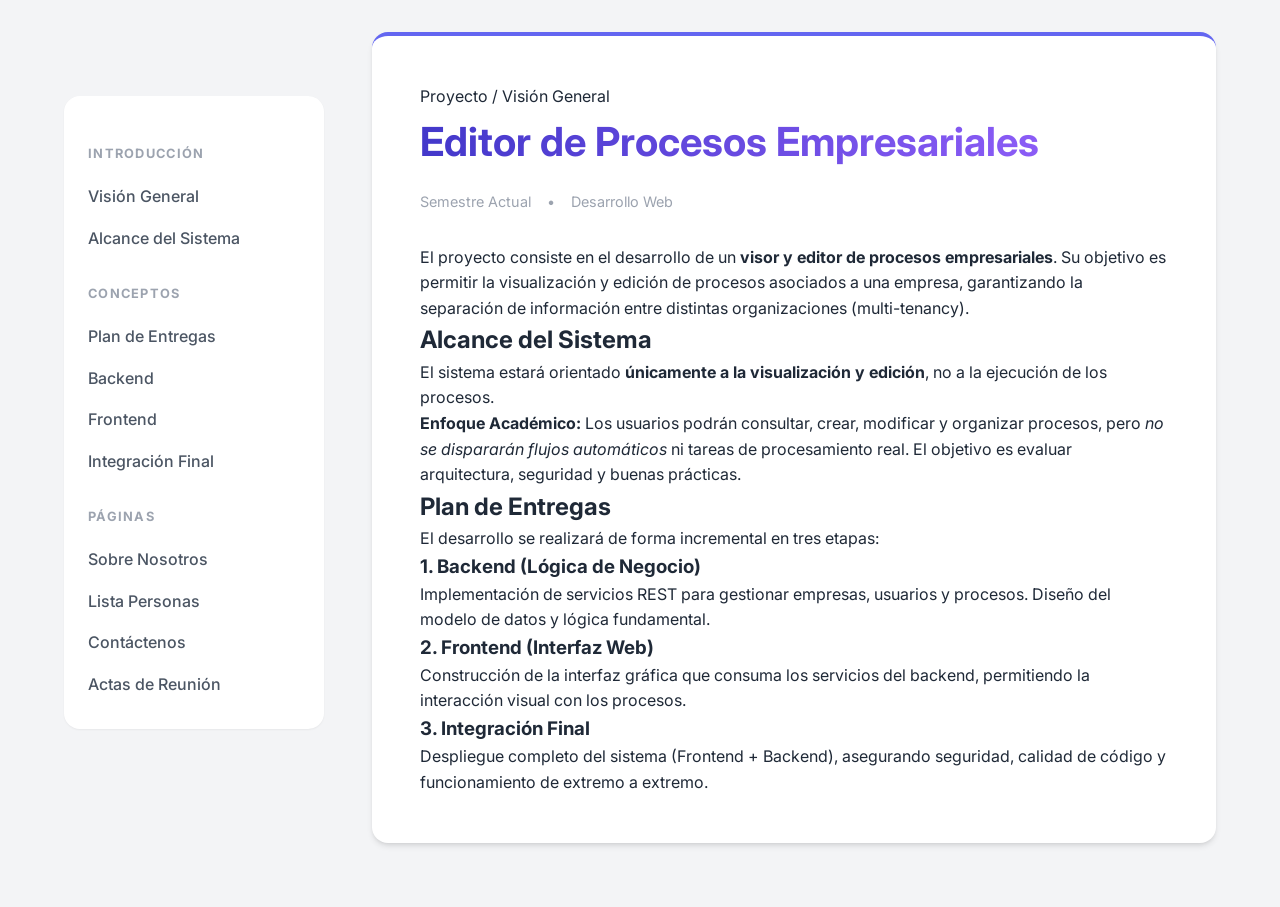
<file: src/main/resources/templates/index.html>
<!DOCTYPE html>
<html xmlns:th="http://www.thymeleaf.org">

<head>
    <meta charset="UTF-8">
    <title>Página de Inicio</title>
    <!-- Enlace al CSS -->
    <link rel="stylesheet" href="../static/styles.css" th:href="@{/styles.css}">
    <link href="https://fonts.googleapis.com/css2?family=Inter:wght@300;400;500;600;700;800&display=swap"
        rel="stylesheet">
</head>

<body>

    <!-- Aquí usamos el fragmento del navbar -->
    <!-- sintaxis: th:replace="ruta/archivo :: nombre_fragmento" -->
    <div th:replace="fragments/navbar :: header"></div>

    <div class="layout container">
        <aside class="sidebar">
            <nav class="sidebar-nav">
                <h3>Introducción</h3>
                <ul>
                    <li><a th:href="@{/#vision-general}">Visión General</a></li>
                    <li><a th:href="@{/#alcance}">Alcance del Sistema</a></li>
                </ul>

                <h3>Conceptos</h3>
                <ul>
                    <li><a th:href="@{/#plan-entregas}">Plan de Entregas</a></li>
                    <li><a th:href="@{/#backend}">Backend</a></li>
                    <li><a th:href="@{/#frontend}">Frontend</a></li>
                    <li><a th:href="@{/#integracion}">Integración Final</a></li>
                </ul>

                <h3>Páginas</h3>
                <ul>
                    <li><a th:href="@{/nosotros}">Sobre Nosotros</a></li>
                    <li><a th:href="@{/plantillas/lista-personas}">Lista Personas</a></li>
                    <li><a th:href="@{/contactenos}">Contáctenos</a></li>
                    <li><a th:href="@{/actas/lista}">Actas de Reunión</a></li>
                </ul>
            </nav>
        </aside>

        <main class="content">
            <article>
                <header class="article-header">
                    <div class="breadcrumbs">Proyecto / Visión General</div>
                    <h1 id="vision-general">Editor de Procesos Empresariales</h1>
                    <div class="meta-info">
                        <span>Semestre Actual</span>
                        <span>•</span>
                        <span>Desarrollo Web</span>
                    </div>
                </header>

                <div class="article-body">
                    <p class="lead">
                        El proyecto consiste en el desarrollo de un <strong>visor y editor de procesos
                            empresariales</strong>.
                        Su objetivo es permitir la visualización y edición de procesos asociados a una empresa,
                        garantizando la
                        separación de información entre distintas organizaciones (multi-tenancy).
                    </p>

                    <h2 id="alcance">Alcance del Sistema</h2>
                    <p>
                        El sistema estará orientado <strong>únicamente a la visualización y edición</strong>, no a la
                        ejecución de los procesos.
                    </p>
                    <div class="alert info">
                        <strong>Enfoque Académico:</strong> Los usuarios podrán consultar, crear, modificar y organizar
                        procesos,
                        pero <em>no se dispararán flujos automáticos</em> ni tareas de procesamiento real. El objetivo
                        es evaluar arquitectura,
                        seguridad y buenas prácticas.
                    </div>

                    <h2 id="plan-entregas">Plan de Entregas</h2>
                    <p>El desarrollo se realizará de forma incremental en tres etapas:</p>

                    <div class="timeline">
                        <h3 id="backend">1. Backend (Lógica de Negocio)</h3>
                        <p>Implementación de servicios REST para gestionar empresas, usuarios y procesos. Diseño del
                            modelo de datos y lógica fundamental.</p>

                        <h3 id="frontend">2. Frontend (Interfaz Web)</h3>
                        <p>Construcción de la interfaz gráfica que consuma los servicios del backend, permitiendo la
                            interacción visual con los procesos.</p>

                        <h3 id="integracion">3. Integración Final</h3>
                        <p>Despliegue completo del sistema (Frontend + Backend), asegurando seguridad, calidad de código
                            y funcionamiento de extremo a extremo.</p>
                    </div>
                </div>
            </article>
        </main>
    </div>


</body>

</html>
</file>
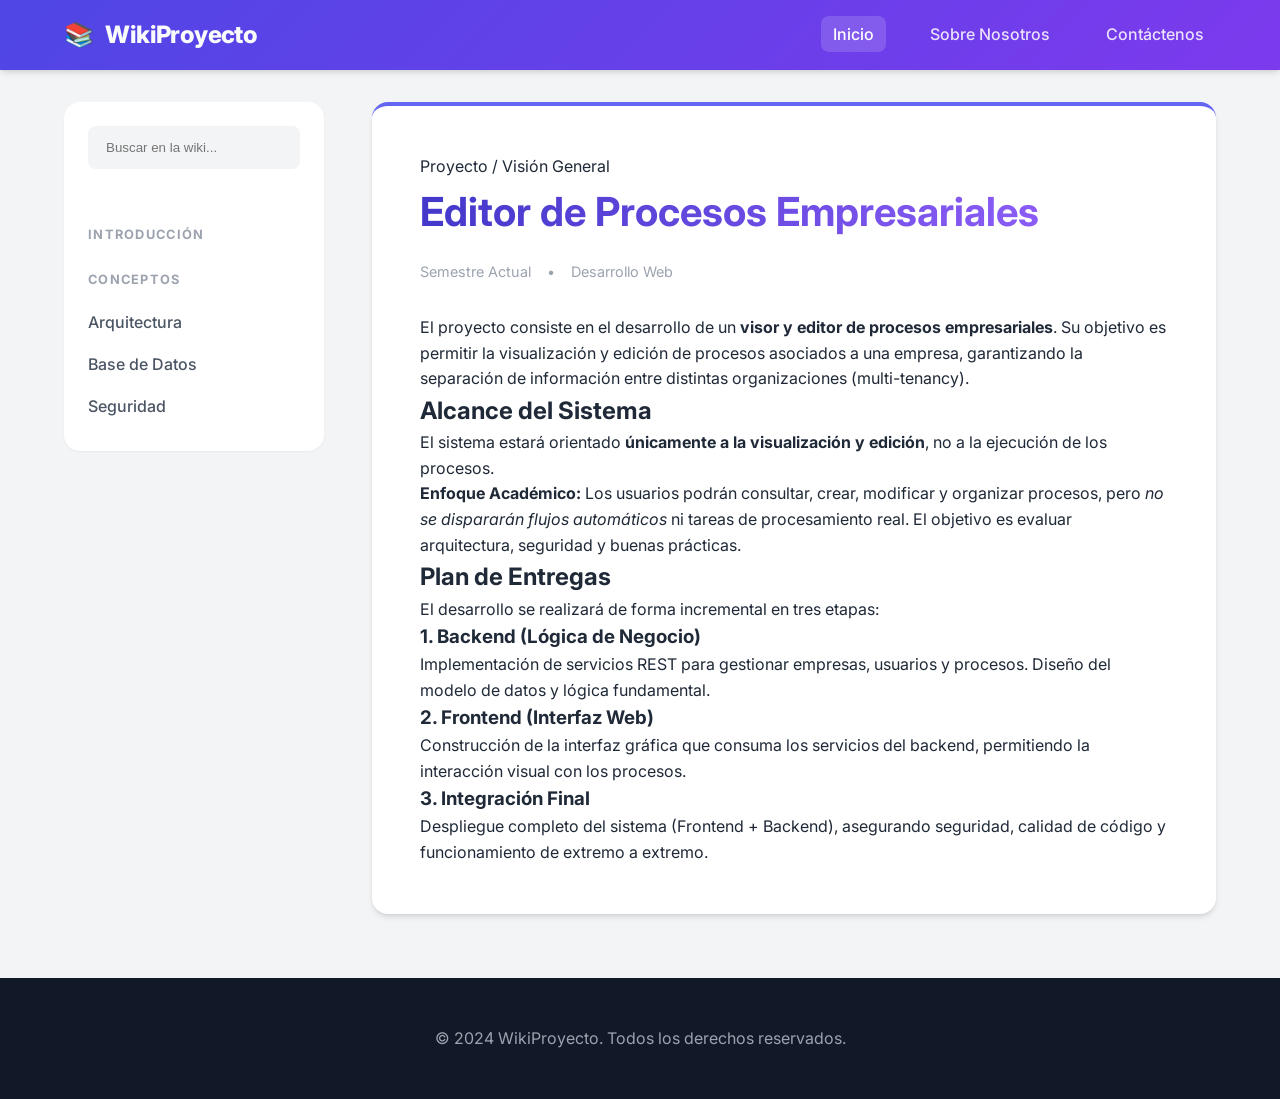
<file: proyecto/Wiki/src/Inicio.html>
<!DOCTYPE html>
<html lang="es">

<head>
    <meta charset="UTF-8">
    <meta name="viewport" content="width=device-width, initial-scale=1.0">
    <title>Wiki del Proyecto</title>
    <link rel="stylesheet" href="Styles/estilos.css">
    <!-- Fuente moderna e iconos -->
    <link rel="preconnect" href="https://fonts.googleapis.com">
    <link rel="preconnect" href="https://fonts.gstatic.com" crossorigin>
    <link href="https://fonts.googleapis.com/css2?family=Inter:wght@300;400;500;600;700&display=swap" rel="stylesheet">
</head>

<body>
    <header class="site-header">
        <div class="container">
            <div class="logo">
                <span class="logo-icon">📚</span>
                <span class="logo-text">WikiProyecto</span>
            </div>
            <nav class="main-nav">
                <ul>
                    <li><a href="Inicio.html" class="active">Inicio</a></li>
                    <li><a href="Nosotros.html">Sobre Nosotros</a></li>
                    <li><a href="Contactenos.html">Contáctenos</a></li>
                </ul>
            </nav>
        </div>
    </header>

    <div class="layout container">
        <aside class="sidebar">
            <div class="sidebar-search">
                <input type="search" placeholder="Buscar en la wiki..." aria-label="Buscar">
            </div>
            <nav class="sidebar-nav">
                <h3>Introducción</h3>


                <h3>Conceptos</h3>
                <ul>
                    <li><a href="#">Arquitectura</a></li>
                    <li><a href="#">Base de Datos</a></li>
                    <li><a href="#">Seguridad</a></li>
                </ul>

            </nav>
        </aside>

        <main class="content">
            <article>
                <header class="article-header">
                    <div class="breadcrumbs">Proyecto / Visión General</div>
                    <h1>Editor de Procesos Empresariales</h1>
                    <div class="meta-info">
                        <span>Semestre Actual</span>
                        <span>•</span>
                        <span>Desarrollo Web</span>
                    </div>
                </header>

                <div class="article-body">
                    <p class="lead">
                        El proyecto consiste en el desarrollo de un <strong>visor y editor de procesos
                            empresariales</strong>.
                        Su objetivo es permitir la visualización y edición de procesos asociados a una empresa,
                        garantizando la
                        separación de información entre distintas organizaciones (multi-tenancy).
                    </p>

                    <h2>Alcance del Sistema</h2>
                    <p>
                        El sistema estará orientado <strong>únicamente a la visualización y edición</strong>, no a la
                        ejecución de los procesos.
                    </p>
                    <div class="alert info">
                        <strong>Enfoque Académico:</strong> Los usuarios podrán consultar, crear, modificar y organizar
                        procesos,
                        pero <em>no se dispararán flujos automáticos</em> ni tareas de procesamiento real. El objetivo
                        es evaluar arquitectura,
                        seguridad y buenas prácticas.
                    </div>

                    <h2>Plan de Entregas</h2>
                    <p>El desarrollo se realizará de forma incremental en tres etapas:</p>

                    <div class="timeline">
                        <h3>1. Backend (Lógica de Negocio)</h3>
                        <p>Implementación de servicios REST para gestionar empresas, usuarios y procesos. Diseño del
                            modelo de datos y lógica fundamental.</p>

                        <h3>2. Frontend (Interfaz Web)</h3>
                        <p>Construcción de la interfaz gráfica que consuma los servicios del backend, permitiendo la
                            interacción visual con los procesos.</p>

                        <h3>3. Integración Final</h3>
                        <p>Despliegue completo del sistema (Frontend + Backend), asegurando seguridad, calidad de código
                            y funcionamiento de extremo a extremo.</p>
                    </div>
                </div>
            </article>
        </main>
    </div>

    <footer class="site-footer">
        <div class="container">
            <p>&copy; 2024 WikiProyecto. Todos los derechos reservados.</p>
        </div>
    </footer>
</body>

</html>
</file>
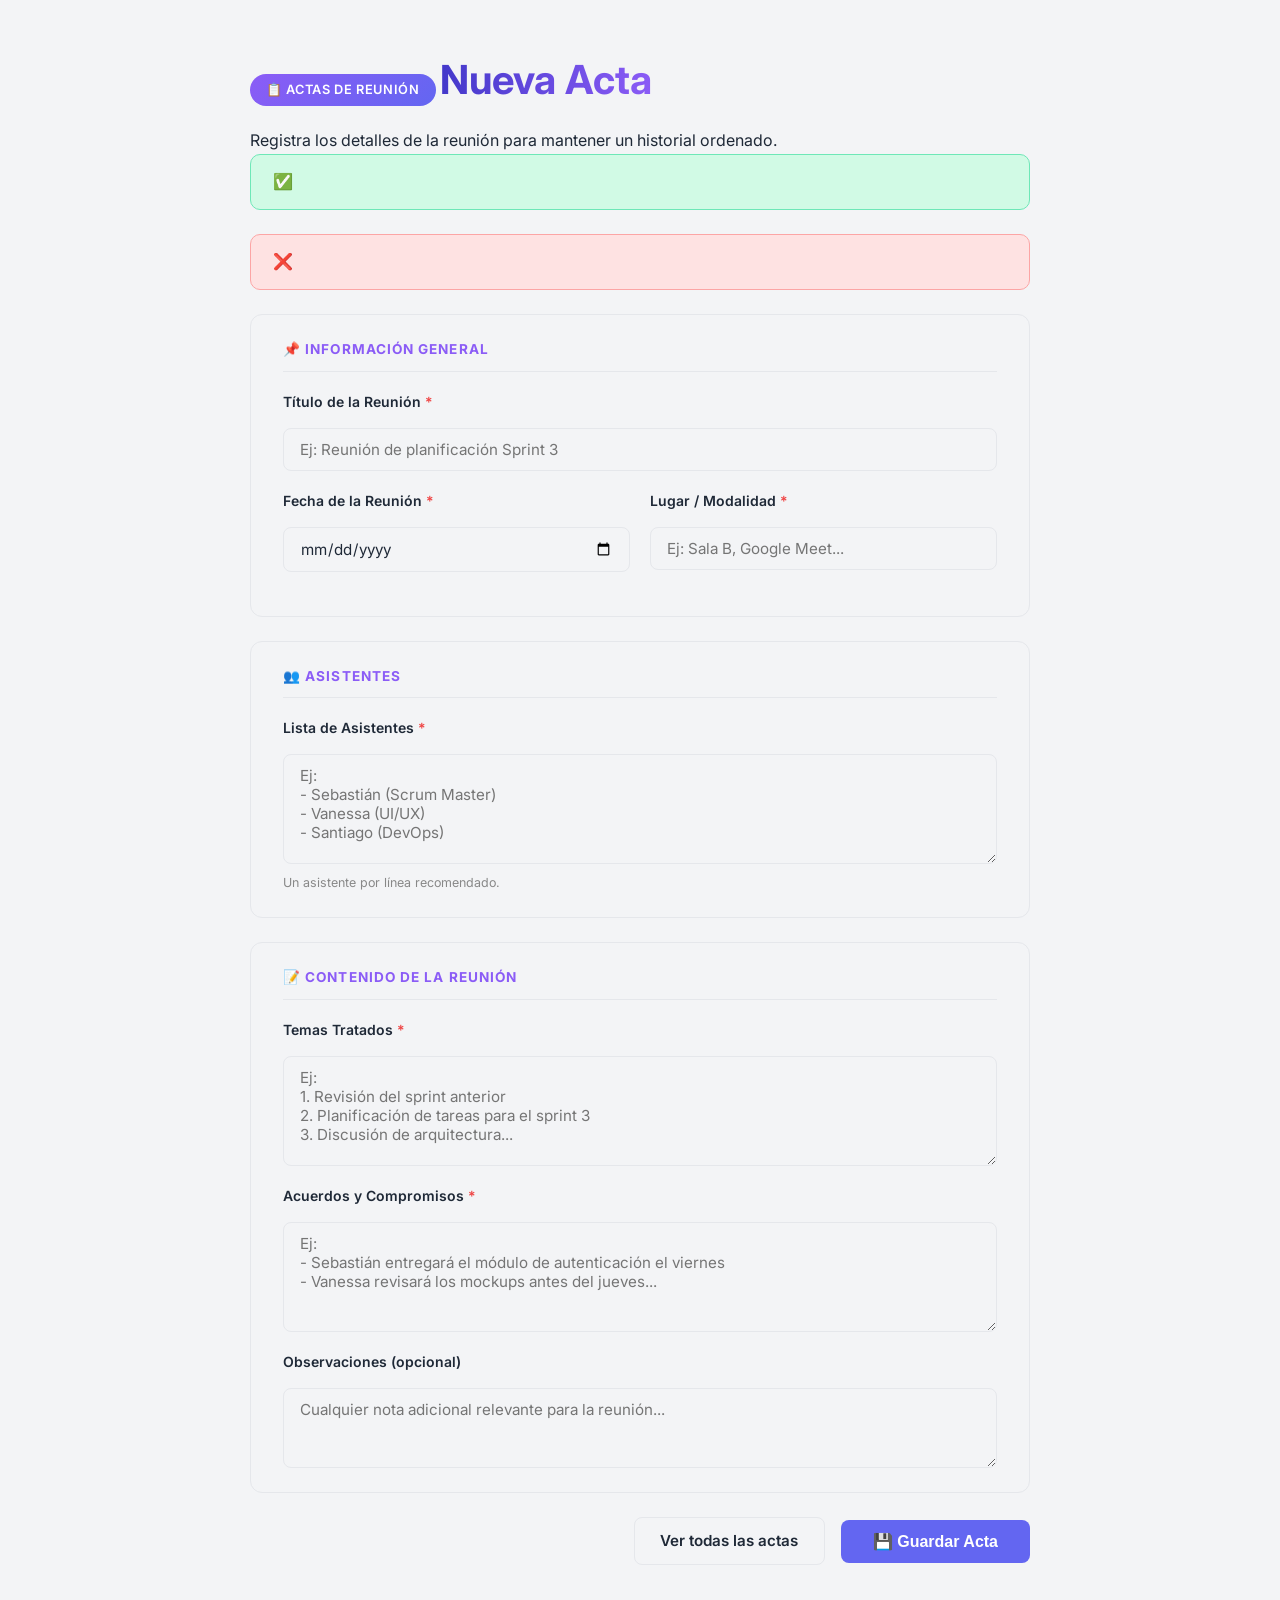
<file: src/main/resources/templates/agregar-acta.html>
<!DOCTYPE html>
<html xmlns:th="http://www.thymeleaf.org">

<head>
    <meta charset="UTF-8">
    <title>Agregar Acta de Reunión</title>
    <link rel="stylesheet" href="../static/styles.css" th:href="@{/styles.css}">
    <link href="https://fonts.googleapis.com/css2?family=Inter:wght@300;400;500;600;700;800&display=swap"
        rel="stylesheet">
    <style>
        .acta-form-wrapper {
            max-width: 780px;
            margin: 0 auto;
        }

        .acta-badge {
            display: inline-flex;
            align-items: center;
            gap: 0.5rem;
            background: linear-gradient(135deg, var(--color-secondary), var(--color-primary));
            color: white;
            padding: 0.35rem 1rem;
            border-radius: 999px;
            font-size: 0.8rem;
            font-weight: 600;
            letter-spacing: 0.05em;
            text-transform: uppercase;
            margin-bottom: 1.2rem;
        }

        .form-section {
            background: var(--color-surface);
            border: 1px solid var(--color-border);
            border-radius: 12px;
            padding: 1.5rem 2rem;
            margin-bottom: 1.5rem;
        }

        .form-section-title {
            font-size: 0.85rem;
            font-weight: 700;
            letter-spacing: 0.08em;
            text-transform: uppercase;
            color: var(--color-secondary);
            margin-bottom: 1.2rem;
            padding-bottom: 0.6rem;
            border-bottom: 1px solid var(--color-border);
        }

        .form-row {
            display: grid;
            grid-template-columns: 1fr 1fr;
            gap: 1.2rem;
        }

        @media (max-width: 600px) {
            .form-row {
                grid-template-columns: 1fr;
            }
        }

        .form-group {
            display: flex;
            flex-direction: column;
            gap: 0.4rem;
            margin-bottom: 1.2rem;
        }

        .form-group:last-child {
            margin-bottom: 0;
        }

        .form-group label {
            font-size: 0.875rem;
            font-weight: 600;
            color: var(--color-text);
        }

        .form-group input,
        .form-group textarea {
            background: var(--color-bg);
            border: 1.5px solid var(--color-border);
            border-radius: 8px;
            padding: 0.7rem 1rem;
            font-family: 'Inter', sans-serif;
            font-size: 0.95rem;
            color: var(--color-text);
            transition: border-color 0.2s, box-shadow 0.2s;
            width: 100%;
            box-sizing: border-box;
        }

        .form-group input:focus,
        .form-group textarea:focus {
            outline: none;
            border-color: var(--color-secondary);
            box-shadow: 0 0 0 3px rgba(99, 102, 241, 0.15);
        }

        .form-group textarea {
            resize: vertical;
            min-height: 110px;
        }

        .required {
            color: #ef4444;
        }

        .hint {
            font-size: 0.78rem;
            color: var(--color-text-muted, #888);
            margin-top: 0.2rem;
        }

        .form-actions {
            display: flex;
            gap: 1rem;
            align-items: center;
            justify-content: flex-end;
            margin-top: 0.5rem;
        }

        .btn-secondary {
            padding: 0.7rem 1.6rem;
            border-radius: 8px;
            font-weight: 600;
            font-size: 0.95rem;
            text-decoration: none;
            color: var(--color-text);
            background: var(--color-surface);
            border: 1.5px solid var(--color-border);
            cursor: pointer;
            transition: background 0.2s;
        }

        .btn-secondary:hover {
            background: var(--color-border);
        }

        .flash-success {
            background: #d1fae5;
            color: #065f46;
            border: 1px solid #6ee7b7;
            border-radius: 10px;
            padding: 0.9rem 1.4rem;
            margin-bottom: 1.5rem;
            font-weight: 500;
            display: flex;
            align-items: center;
            gap: 0.6rem;
        }

        .flash-error {
            background: #fee2e2;
            color: #991b1b;
            border: 1px solid #fca5a5;
            border-radius: 10px;
            padding: 0.9rem 1.4rem;
            margin-bottom: 1.5rem;
            font-weight: 500;
            display: flex;
            align-items: center;
            gap: 0.6rem;
        }
    </style>
</head>

<body>

    <div th:replace="fragments/navbar :: header"></div>

    <div class="container" style="margin-top: 3rem; margin-bottom: 4rem;">
        <main class="content-full">
            <div class="acta-form-wrapper">
                <header class="article-header">
                    <div class="acta-badge">📋 Actas de Reunión</div>
                    <h1>Nueva Acta</h1>
                    <p class="lead">Registra los detalles de la reunión para mantener un historial ordenado.</p>
                </header>

                <!-- Mensajes flash -->
                <div th:if="${exito}" class="flash-success">
                    <span>✅</span>
                    <span th:text="${exito}"></span>
                </div>
                <div th:if="${error}" class="flash-error">
                    <span>❌</span>
                    <span th:text="${error}"></span>
                </div>

                <form th:action="@{/actas/agregar}" method="post">

                    <!-- Sección: Información General -->
                    <div class="form-section">
                        <div class="form-section-title">📌 Información General</div>

                        <div class="form-group">
                            <label for="titulo">Título de la Reunión <span class="required">*</span></label>
                            <input type="text" id="titulo" name="titulo"
                                placeholder="Ej: Reunión de planificación Sprint 3" required>
                        </div>

                        <div class="form-row">
                            <div class="form-group">
                                <label for="fecha">Fecha de la Reunión <span class="required">*</span></label>
                                <input type="date" id="fecha" name="fecha" required>
                            </div>
                            <div class="form-group">
                                <label for="lugar">Lugar / Modalidad <span class="required">*</span></label>
                                <input type="text" id="lugar" name="lugar" placeholder="Ej: Sala B, Google Meet..."
                                    required>
                            </div>
                        </div>
                    </div>

                    <!-- Sección: Asistentes -->
                    <div class="form-section">
                        <div class="form-section-title">👥 Asistentes</div>
                        <div class="form-group">
                            <label for="asistentes">Lista de Asistentes <span class="required">*</span></label>
                            <textarea id="asistentes" name="asistentes"
                                placeholder="Ej:&#10;- Sebastián (Scrum Master)&#10;- Vanessa (UI/UX)&#10;- Santiago (DevOps)"
                                required></textarea>
                            <span class="hint">Un asistente por línea recomendado.</span>
                        </div>
                    </div>

                    <!-- Sección: Contenido -->
                    <div class="form-section">
                        <div class="form-section-title">📝 Contenido de la Reunión</div>
                        <div class="form-group">
                            <label for="temas">Temas Tratados <span class="required">*</span></label>
                            <textarea id="temas" name="temas"
                                placeholder="Ej:&#10;1. Revisión del sprint anterior&#10;2. Planificación de tareas para el sprint 3&#10;3. Discusión de arquitectura..."
                                required></textarea>
                        </div>
                        <div class="form-group">
                            <label for="acuerdos">Acuerdos y Compromisos <span class="required">*</span></label>
                            <textarea id="acuerdos" name="acuerdos"
                                placeholder="Ej:&#10;- Sebastián entregará el módulo de autenticación el viernes&#10;- Vanessa revisará los mockups antes del jueves..."
                                required></textarea>
                        </div>
                        <div class="form-group">
                            <label for="observaciones">Observaciones (opcional)</label>
                            <textarea id="observaciones" name="observaciones" style="min-height: 80px;"
                                placeholder="Cualquier nota adicional relevante para la reunión..."></textarea>
                        </div>
                    </div>

                    <!-- Acciones -->
                    <div class="form-actions">
                        <a th:href="@{/actas/lista}" class="btn-secondary">Ver todas las actas</a>
                        <button type="submit" class="btn-primary">💾 Guardar Acta</button>
                    </div>
                </form>
            </div>
        </main>
    </div>

</body>

</html>
</file>
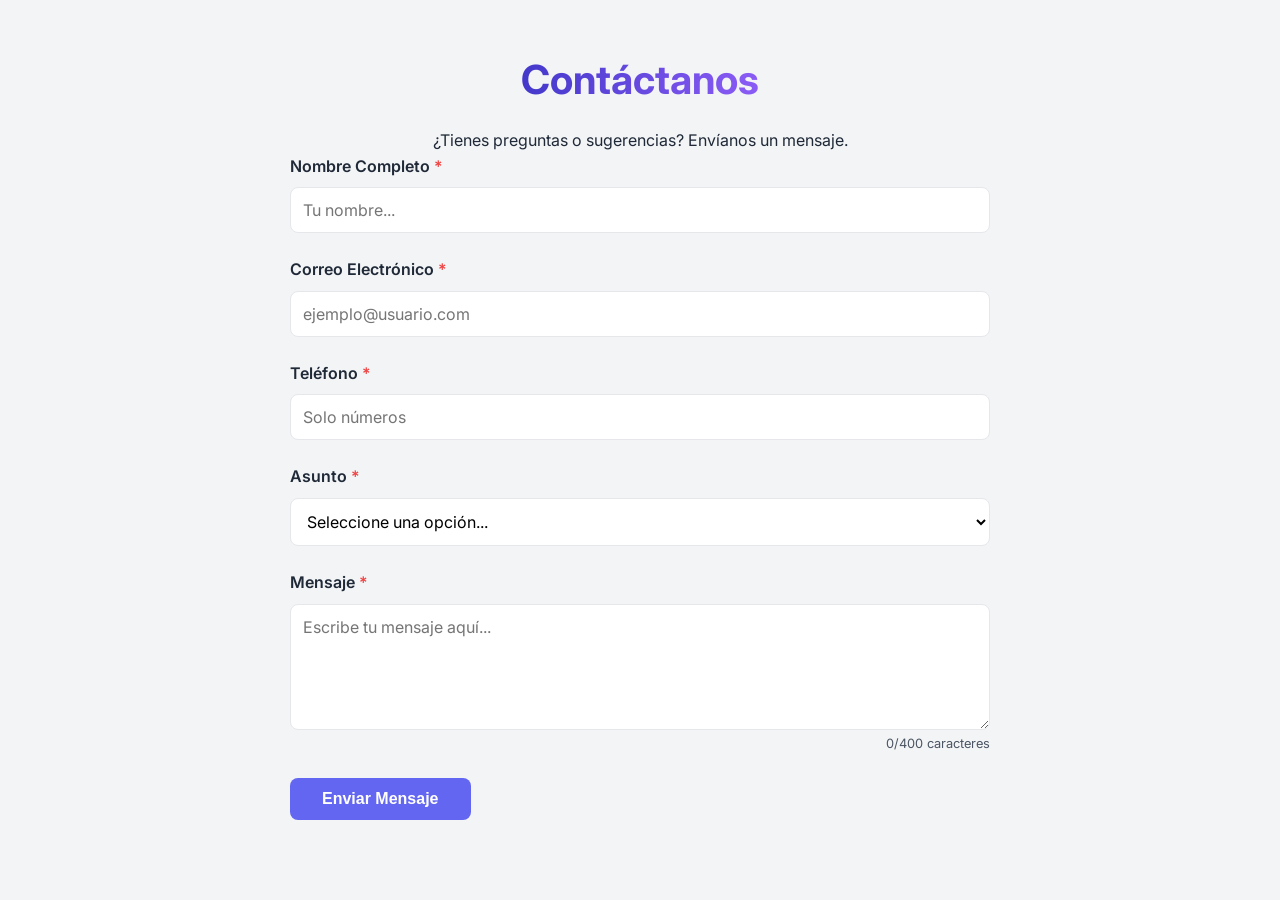
<file: src/main/resources/templates/contactenos.html>
<!DOCTYPE html>
<html xmlns:th="http://www.thymeleaf.org">

<head>
    <meta charset="UTF-8">
    <title>Página de nosotros</title>
    <!-- Enlace al CSS -->
    <link rel="stylesheet" href="../static/styles.css" th:href="@{/styles.css}">
    <link href="https://fonts.googleapis.com/css2?family=Inter:wght@300;400;500;600;700;800&display=swap"
        rel="stylesheet">
</head>


<body>

    <!-- Aquí usamos el fragmento del navbar -->
    <!-- sintaxis: th:replace="ruta/archivo :: nombre_fragmento" -->
    <div th:replace="fragments/navbar :: header"></div>

    <div class="container" style="margin-top: 3rem; margin-bottom: 4rem;">
        <main class="content-full">
            <article style="max-width: 700px; margin: 0 auto;">
                <header class="article-header" style="text-align: center;">
                    <h1>Contáctanos</h1>
                    <p class="lead">¿Tienes preguntas o sugerencias? Envíanos un mensaje.</p>
                </header>

                <div class="article-body">
                    <form id="contactForm" class="contact-form" th:action="@{/contactenos}" method="post" novalidate>

                        <!-- Nombre Completo -->
                        <div class="form-group">
                            <label for="nombre">Nombre Completo <span class="required">*</span></label>
                            <input type="text" id="nombre" name="nombre" placeholder="Tu nombre..." required>
                            <span class="error-msg" id="error-nombre"></span>
                        </div>

                        <!-- Correo Electrónico -->
                        <div class="form-group">
                            <label for="email">Correo Electrónico <span class="required">*</span></label>
                            <input type="email" id="email" name="email" placeholder="ejemplo@usuario.com" required>
                            <span class="error-msg" id="error-email"></span>
                        </div>

                        <!-- Teléfono -->
                        <div class="form-group">
                            <label for="telefono">Teléfono <span class="required">*</span></label>
                            <input type="tel" id="telefono" name="telefono" placeholder="Solo números" required>
                            <span class="error-msg" id="error-telefono"></span>
                        </div>

                        <!-- Asunto -->
                        <div class="form-group">
                            <label for="asunto">Asunto <span class="required">*</span></label>
                            <select id="asunto" name="asunto" required>
                                <option value="">Seleccione una opción...</option>
                                <option value="soporte">Soporte Técnico</option>
                                <option value="consulta">Consulta General</option>
                                <option value="feedback">Feedback</option>
                                <option value="otro">Otro</option>
                            </select>
                            <span class="error-msg" id="error-asunto"></span>
                        </div>

                        <!-- Mensaje -->
                        <div class="form-group">
                            <label for="mensaje">Mensaje <span class="required">*</span></label>
                            <textarea id="mensaje" name="mensaje" rows="5" placeholder="Escribe tu mensaje aquí..."
                                required></textarea>
                            <div class="char-counter">
                                <span id="charCount">0</span>/400 caracteres
                                <span id="charsNeeded"
                                    style="display:none; color: #ef4444; margin-left:10px;"></span>
                            </div>
                            <span class="error-msg" id="error-mensaje"></span>
                        </div>

                        <div class="form-actions">
                            <button type="submit" class="btn-primary">Enviar Mensaje</button>
                        </div>

                        <div id="form-feedback" class="form-feedback" style="display: none;"></div>
                    </form>
                </div>
            </article>
        </main>
    </div>

    <script src="../static/validation.js" th:src="@{/validation.js}"></script>
</body>
</file>
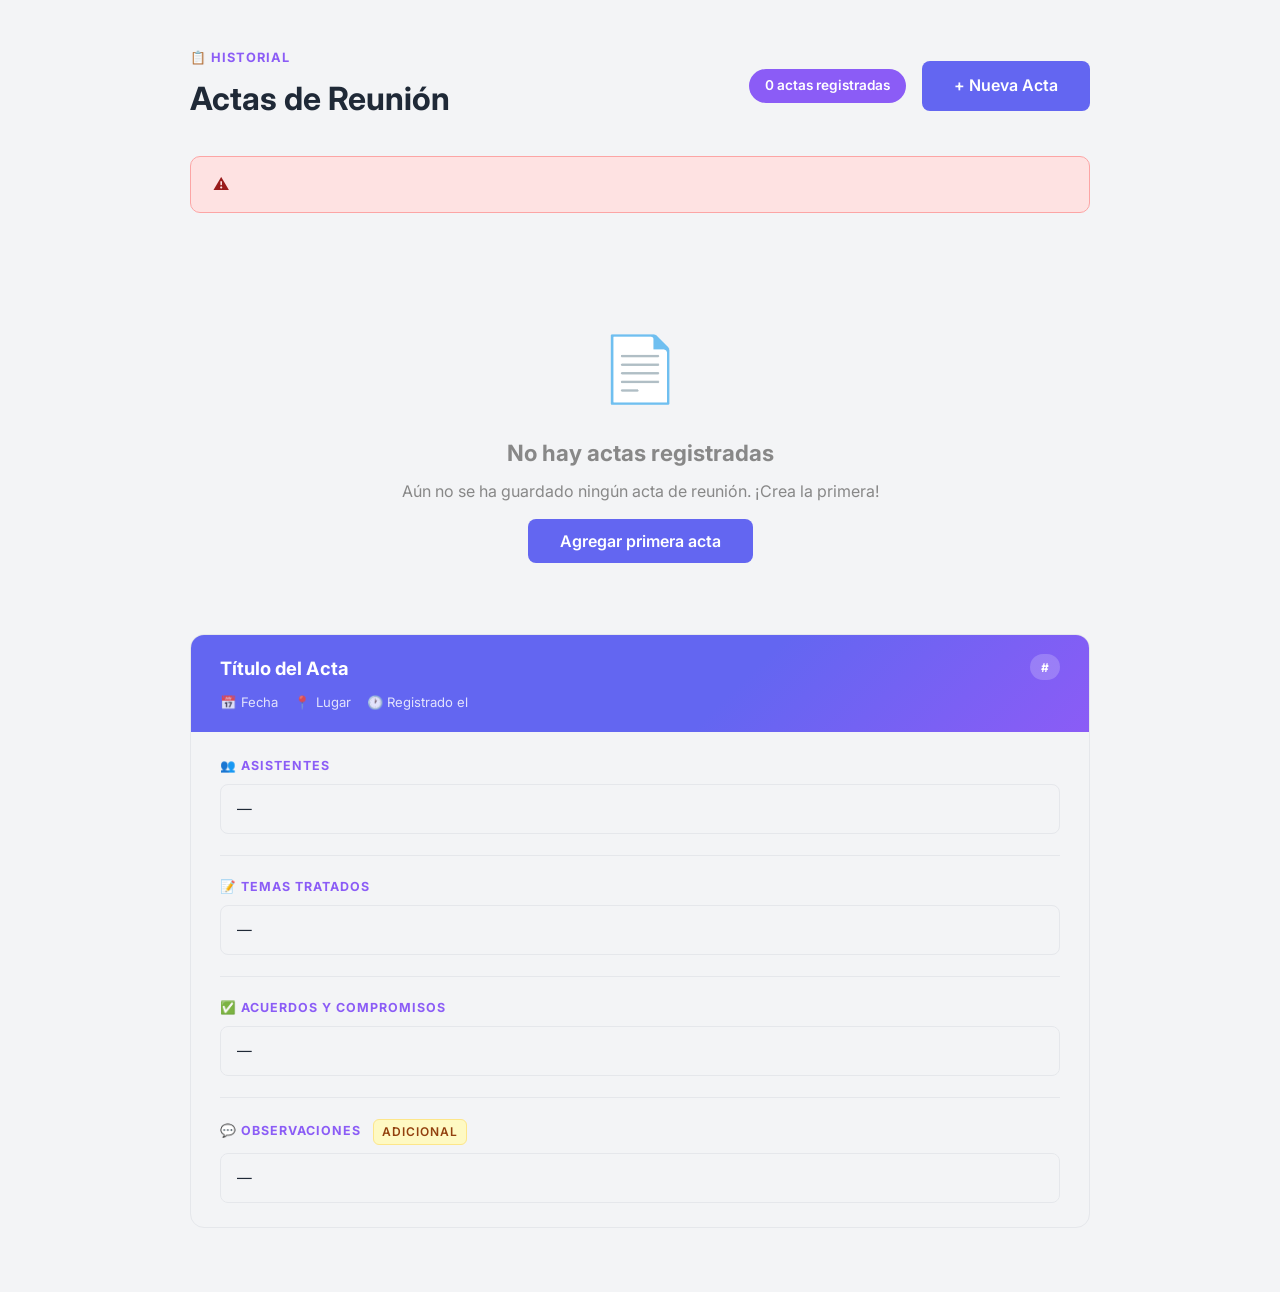
<file: src/main/resources/templates/lista-actas.html>
<!DOCTYPE html>
<html xmlns:th="http://www.thymeleaf.org">

<head>
    <meta charset="UTF-8">
    <title>Actas de Reunión</title>
    <link rel="stylesheet" href="../static/styles.css" th:href="@{/styles.css}">
    <link href="https://fonts.googleapis.com/css2?family=Inter:wght@300;400;500;600;700;800&display=swap"
        rel="stylesheet">
    <style>
        .actas-header {
            display: flex;
            align-items: center;
            justify-content: space-between;
            flex-wrap: wrap;
            gap: 1rem;
            margin-bottom: 2rem;
        }

        .actas-header h1 {
            margin: 0;
        }

        .actas-counter {
            background: var(--color-secondary, #6366f1);
            color: white;
            padding: 0.4rem 1rem;
            border-radius: 999px;
            font-size: 0.85rem;
            font-weight: 600;
        }

        .acta-card {
            background: var(--color-surface);
            border: 1px solid var(--color-border);
            border-radius: 14px;
            padding: 0;
            margin-bottom: 1.5rem;
            overflow: hidden;
            transition: box-shadow 0.25s, transform 0.2s;
        }

        .acta-card:hover {
            box-shadow: 0 8px 32px rgba(0, 0, 0, 0.12);
            transform: translateY(-2px);
        }

        .acta-card-header {
            background: linear-gradient(135deg, var(--color-primary, #1e1e2e) 60%, var(--color-secondary, #6366f1));
            padding: 1.2rem 1.8rem;
            display: flex;
            align-items: flex-start;
            justify-content: space-between;
            gap: 1rem;
            flex-wrap: wrap;
        }

        .acta-card-header h2 {
            margin: 0;
            font-size: 1.15rem;
            color: white;
            font-weight: 700;
        }

        .acta-meta {
            display: flex;
            gap: 1rem;
            flex-wrap: wrap;
            margin-top: 0.5rem;
        }

        .acta-meta-item {
            display: flex;
            align-items: center;
            gap: 0.35rem;
            font-size: 0.82rem;
            color: rgba(255, 255, 255, 0.82);
        }

        .acta-card-body {
            padding: 1.5rem 1.8rem;
        }

        .acta-section {
            margin-bottom: 1.3rem;
        }

        .acta-section:last-child {
            margin-bottom: 0;
        }

        .acta-section-label {
            font-size: 0.78rem;
            font-weight: 700;
            letter-spacing: 0.08em;
            text-transform: uppercase;
            color: var(--color-secondary, #6366f1);
            margin-bottom: 0.5rem;
        }

        .acta-section-content {
            font-size: 0.92rem;
            color: var(--color-text);
            line-height: 1.65;
            white-space: pre-line;
            background: var(--color-bg);
            border-radius: 8px;
            padding: 0.75rem 1rem;
            border: 1px solid var(--color-border);
        }

        .acta-divider {
            height: 1px;
            background: var(--color-border);
            margin: 1.3rem 0;
        }

        .empty-state {
            text-align: center;
            padding: 5rem 2rem;
            color: var(--color-text-muted, #888);
        }

        .empty-state .empty-icon {
            font-size: 4rem;
            margin-bottom: 1rem;
        }

        .empty-state h2 {
            font-size: 1.4rem;
            margin-bottom: 0.5rem;
            color: var(--color-text);
        }

        .empty-state p {
            margin-bottom: 1.5rem;
        }

        .flash-error {
            background: #fee2e2;
            color: #991b1b;
            border: 1px solid #fca5a5;
            border-radius: 10px;
            padding: 0.9rem 1.4rem;
            margin-bottom: 1.5rem;
            font-weight: 500;
        }

        .badge-obs {
            display: inline-block;
            background: #fef9c3;
            color: #92400e;
            border: 1px solid #fde68a;
            border-radius: 6px;
            font-size: 0.75rem;
            padding: 0.15rem 0.5rem;
            font-weight: 600;
            margin-left: 0.5rem;
            vertical-align: middle;
        }

        .acta-number {
            font-size: 0.75rem;
            background: rgba(255, 255, 255, 0.2);
            color: white;
            border-radius: 999px;
            padding: 0.2rem 0.7rem;
            font-weight: 700;
            white-space: nowrap;
        }
    </style>
</head>

<body>

    <div th:replace="fragments/navbar :: header"></div>

    <div class="container" style="margin-top: 3rem; margin-bottom: 4rem;">
        <main class="content-full" style="max-width: 900px; margin: 0 auto;">

            <div class="actas-header">
                <div>
                    <div
                        style="font-size: 0.8rem; font-weight: 700; color: var(--color-secondary); text-transform: uppercase; letter-spacing: 0.08em; margin-bottom: 0.3rem;">
                        📋 Historial
                    </div>
                    <h1 style="margin:0;">Actas de Reunión</h1>
                </div>
                <div style="display: flex; gap: 1rem; align-items: center; flex-wrap: wrap;">
                    <span class="actas-counter">
                        <span th:text="${totalActas}">0</span>
                        <span th:text="${totalActas == 1} ? 'acta' : 'actas'">actas</span>
                        registradas
                    </span>
                    <a th:href="@{/actas/agregar}" class="btn-primary">+ Nueva Acta</a>
                </div>
            </div>

            <!-- Error de lectura -->
            <div th:if="${errorLectura}" class="flash-error">
                ⚠️ <span th:text="${errorLectura}"></span>
            </div>

            <!-- Estado vacío -->
            <div th:if="${#lists.isEmpty(actas)}" class="empty-state">
                <div class="empty-icon">📄</div>
                <h2>No hay actas registradas</h2>
                <p>Aún no se ha guardado ningún acta de reunión. ¡Crea la primera!</p>
                <a th:href="@{/actas/agregar}" class="btn-primary">Agregar primera acta</a>
            </div>

            <!-- Lista de actas -->
            <div th:if="${not #lists.isEmpty(actas)}">
                <div th:each="acta, iterStat : ${actas}" class="acta-card">

                    <div class="acta-card-header">
                        <div>
                            <h2 th:text="${acta.titulo}">Título del Acta</h2>
                            <div class="acta-meta">
                                <span class="acta-meta-item">
                                    📅 <span th:text="${acta.fecha}">Fecha</span>
                                </span>
                                <span class="acta-meta-item">
                                    📍 <span th:text="${acta.lugar}">Lugar</span>
                                </span>
                                <span class="acta-meta-item" th:if="${not #strings.isEmpty(acta.registradoEl)}">
                                    🕐 Registrado el <span th:text="${acta.registradoEl}"></span>
                                </span>
                            </div>
                        </div>
                        <span class="acta-number">#<span th:text="${totalActas - iterStat.index}"></span></span>
                    </div>

                    <div class="acta-card-body">

                        <div class="acta-section">
                            <div class="acta-section-label">👥 Asistentes</div>
                            <div class="acta-section-content" th:text="${acta.asistentes}">—</div>
                        </div>

                        <div class="acta-divider"></div>

                        <div class="acta-section">
                            <div class="acta-section-label">📝 Temas Tratados</div>
                            <div class="acta-section-content" th:text="${acta.temas}">—</div>
                        </div>

                        <div class="acta-divider"></div>

                        <div class="acta-section">
                            <div class="acta-section-label">✅ Acuerdos y Compromisos</div>
                            <div class="acta-section-content" th:text="${acta.acuerdos}">—</div>
                        </div>

                        <div th:if="${not #strings.isEmpty(acta.observaciones)}">
                            <div class="acta-divider"></div>
                            <div class="acta-section">
                                <div class="acta-section-label">
                                    💬 Observaciones <span class="badge-obs">Adicional</span>
                                </div>
                                <div class="acta-section-content" th:text="${acta.observaciones}">—</div>
                            </div>
                        </div>

                    </div>
                </div>
            </div>

        </main>
    </div>

</body>

</html>
</file>
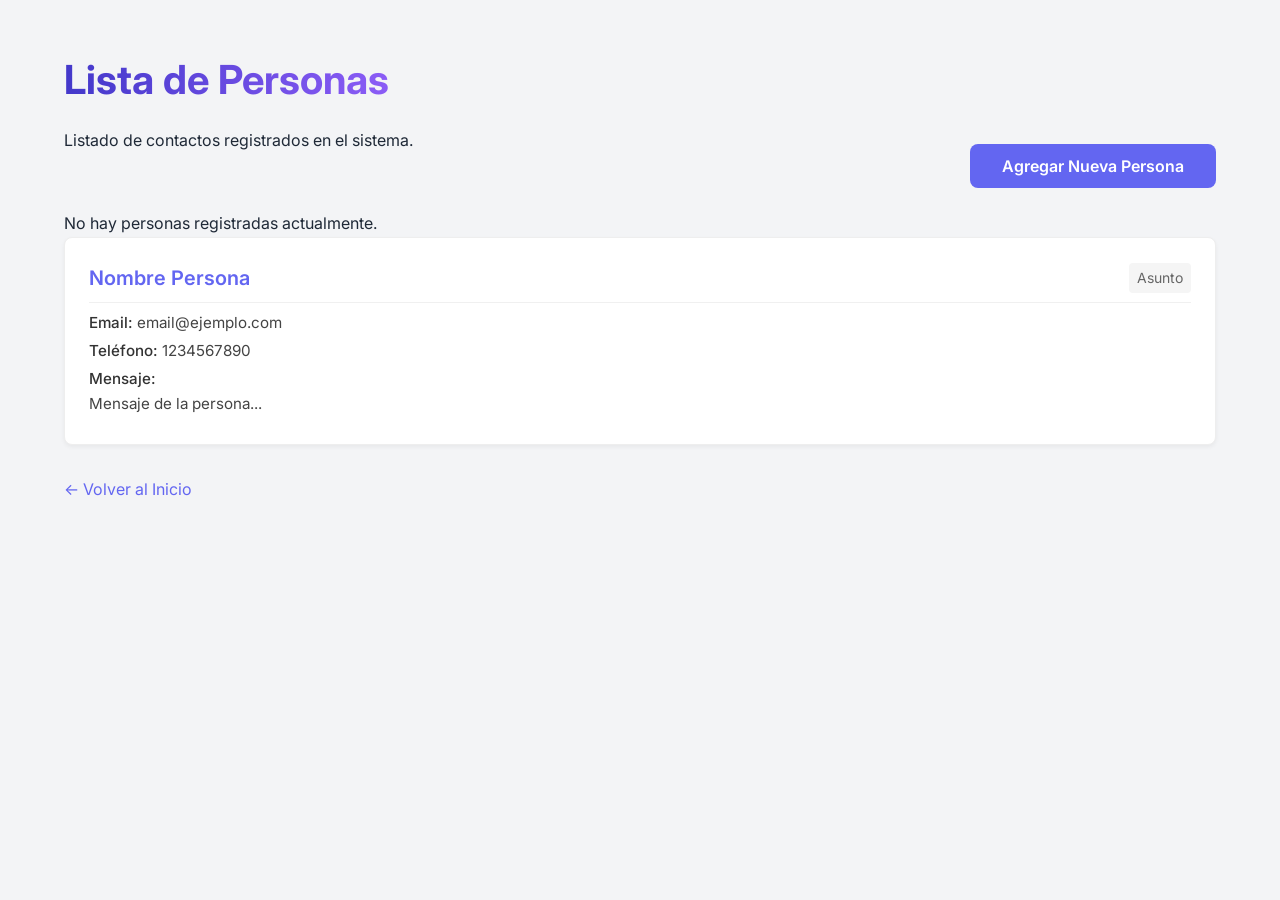
<file: src/main/resources/templates/lista-personas.html>
<!DOCTYPE html>
<html xmlns:th="http://www.thymeleaf.org">

<head>
    <meta charset="UTF-8">
    <title>Lista de Personas</title>
    <!-- Enlace al CSS -->
    <link rel="stylesheet" href="../static/styles.css" th:href="@{/styles.css}">
    <link href="https://fonts.googleapis.com/css2?family=Inter:wght@300;400;500;600;700;800&display=swap"
        rel="stylesheet">
    <style>
        .person-card {
            background: white;
            border-radius: 8px;
            padding: 1.5rem;
            margin-bottom: 1rem;
            box-shadow: 0 2px 4px rgba(0, 0, 0, 0.05);
            border: 1px solid #eee;
            transition: transform 0.2s;
        }

        .person-card:hover {
            transform: translateY(-2px);
            box-shadow: 0 4px 8px rgba(0, 0, 0, 0.1);
        }

        .person-header {
            display: flex;
            justify-content: space-between;
            align-items: center;
            margin-bottom: 0.5rem;
            border-bottom: 1px solid #f0f0f0;
            padding-bottom: 0.5rem;
        }

        .person-name {
            font-size: 1.25rem;
            font-weight: 600;
            color: var(--color-primary);
        }

        .person-role {
            font-size: 0.875rem;
            color: #666;
            background: #f5f5f5;
            padding: 0.25rem 0.5rem;
            border-radius: 4px;
        }

        .person-body p {
            margin: 0.25rem 0;
            font-size: 0.95rem;
            color: #444;
        }

        .person-body strong {
            color: #333;
            font-weight: 500;
        }

        .action-bar {
            margin-bottom: 2rem;
            text-align: right;
        }
    </style>
</head>

<body>

    <!-- Navbar fragment -->
    <div th:replace="fragments/navbar :: header"></div>

    <div class="container" style="margin-top: 3rem; margin-bottom: 4rem;">
        <main class="content-full">
            <article>
                <header class="article-header">
                    <h1>Lista de Personas</h1>
                    <p class="lead">Listado de contactos registrados en el sistema.</p>
                </header>

                <div class="article-body">

                    <div class="action-bar">
                        <a th:href="@{/contactenos}" class="btn-primary">Agregar Nueva Persona</a>
                    </div>

                    <div th:if="${personas == null or #lists.isEmpty(personas)}" class="alert info">
                        No hay personas registradas actualmente.
                    </div>

                    <div th:each="persona : ${personas}" class="person-card">
                        <div class="person-header">
                            <span class="person-name" th:text="${persona.nombre}">Nombre Persona</span>
                            <span class="person-role" th:text="${persona.asunto}">Asunto</span>
                        </div>
                        <div class="person-body">
                            <p><strong>Email:</strong> <span th:text="${persona.email}">email@ejemplo.com</span></p>
                            <p><strong>Teléfono:</strong> <span th:text="${persona.telefono}">1234567890</span></p>
                            <p><strong>Mensaje:</strong> <br> <span th:text="${persona.mensaje}">Mensaje de la
                                    persona...</span></p>
                        </div>
                    </div>

                    <div style="margin-top: 2rem;">
                        <a th:href="@{/}" style="color: var(--color-primary); text-decoration: none;">&larr; Volver al
                            Inicio</a>
                    </div>
                </div>
            </article>
        </main>
    </div>

</body>

</html>
</file>
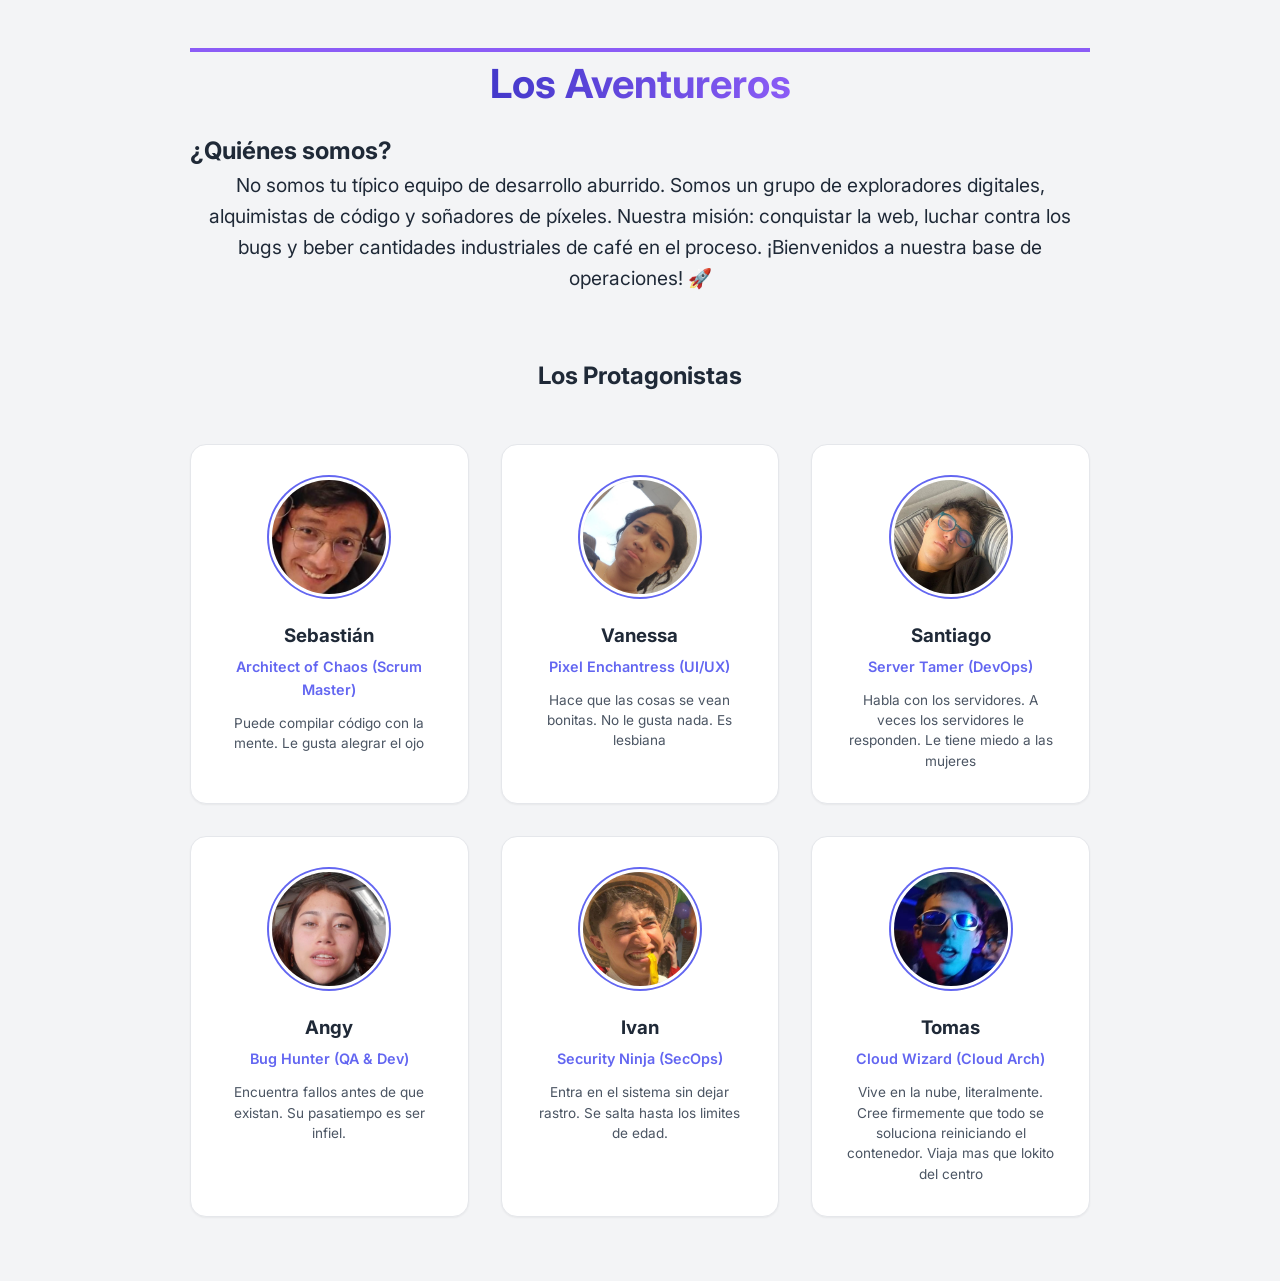
<file: src/main/resources/templates/nosotros.html>
<!DOCTYPE html>
<html xmlns:th="http://www.thymeleaf.org">

<head>
    <meta charset="UTF-8">
    <title>Página de nosotros</title>
    <!-- Enlace al CSS -->
    <link rel="stylesheet" href="../static/styles.css" th:href="@{/styles.css}">
    <link href="https://fonts.googleapis.com/css2?family=Inter:wght@300;400;500;600;700;800&display=swap"
        rel="stylesheet">
</head>

<body>

    <!-- Aquí usamos el fragmento del navbar -->
    <!-- sintaxis: th:replace="ruta/archivo :: nombre_fragmento" -->
    <div th:replace="fragments/navbar :: header"></div>

    <div class="container" style="margin-top: 3rem; margin-bottom: 4rem;">
        <main class="content-full">
            <article style="max-width: 900px; margin: 0 auto; border-top: 4px solid var(--color-secondary);">
                <header class="article-header" style="text-align: center;">
                    <h1>Los Aventureros</h1>

                </header>

                <div class="article-body">
                    <h2>¿Quiénes somos?</h2>
                    <p style="text-align: center; font-size: 1.2rem;">
                        No somos tu típico equipo de desarrollo aburrido. Somos un grupo de exploradores digitales,
                        alquimistas de código y soñadores de píxeles.
                        Nuestra misión: conquistar la web, luchar contra los bugs y beber cantidades industriales de
                        café en el proceso.
                        ¡Bienvenidos a nuestra base de operaciones! 🚀
                    </p>

                    <h2 style="text-align: center; margin-top: 4rem; margin-bottom: 2rem;">Los Protagonistas</h2>

                    <div class="team-grid">
                        <!-- Miembro 1 -->
                        <div class="team-card">
                            <div class="avatar">
                                <img src="../static/images/Foto-sebas.jpeg" th:src="@{/images/Foto-sebas.jpeg}"
                                    alt="Foto de Sebastián">
                            </div>
                            <h3>Sebastián</h3>
                            <p>Architect of Chaos (Scrum Master)</p>
                            <p class="bio">Puede compilar código con la mente. Le gusta alegrar el ojo</p>
                        </div>

                        <!-- Miembro 2 -->
                        <div class="team-card">
                            <div class="avatar">
                                <img src="../static/images/Foto-vanessa.jpeg" th:src="@{/images/Foto-vanessa.jpeg}"
                                    alt="Foto de Vanessa">
                            </div>
                            <h3>Vanessa</h3>
                            <p>Pixel Enchantress (UI/UX)</p>
                            <p class="bio">Hace que las cosas se vean bonitas. No le gusta nada. Es lesbiana</p>
                        </div>

                        <!-- Miembro 3 -->
                        <div class="team-card">
                            <div class="avatar">
                                <img src="../static/images/Foto-santy.jpeg" th:src="@{/images/Foto-santy.jpeg}"
                                    alt="Foto de Santiago">
                            </div>
                            <h3>Santiago</h3>
                            <p>Server Tamer (DevOps)</p>
                            <p class="bio">Habla con los servidores. A veces los servidores le responden. Le tiene miedo
                                a las mujeres</p>
                        </div>

                        <!-- Miembro 4 -->
                        <div class="team-card">
                            <div class="avatar">
                                <img src="../static/images/Foto-angie.jpeg" th:src="@{/images/Foto-angie.jpeg}"
                                    alt="Foto de Angy">
                            </div>
                            <h3>Angy</h3>
                            <p>Bug Hunter (QA & Dev)</p>
                            <p class="bio">Encuentra fallos antes de que existan. Su pasatiempo es ser infiel.

                            </p>
                        </div>

                        <!-- Miembro 5 -->
                        <div class="team-card">
                            <div class="avatar">
                                <img src="../static/images/Foto-ivan.jpeg" th:src="@{/images/Foto-ivan.jpeg}"
                                    alt="Foto de Ivan">
                            </div>
                            <h3>Ivan</h3>
                            <p>Security Ninja (SecOps)</p>
                            <p class="bio">Entra en el sistema sin dejar rastro. Se salta hasta los limites de edad.
                            </p>
                        </div>

                        <!-- Miembro 6 -->
                        <div class="team-card">
                            <div class="avatar">
                                <img src="../static/images/Foto-tom.jpeg" th:src="@{/images/Foto-tom.jpeg}"
                                    alt="Foto de Tomas">
                            </div>
                            <h3>Tomas</h3>
                            <p>Cloud Wizard (Cloud Arch)</p>
                            <p class="bio">Vive en la nube, literalmente. Cree firmemente que todo se soluciona
                                reiniciando el contenedor. Viaja mas que lokito del centro</p>
                        </div>
                    </div>
                </div>
            </article>
        </main>
    </div>


</body>

</html>
</file>
<file: proyecto/Wiki/src/Styles/estilos.css>
/* --- Variables y Reset --- */
:root {
    /* Paleta de Colores - Tema Vibrante */
    --color-primary: #6366f1;
    /* Indigo 500 */
    --color-primary-dark: #4338ca;
    /* Indigo 700 */
    --color-secondary: #8b5cf6;
    /* Violet 500 */
    --color-accent: #06b6d4;
    /* Cyan 500 */

    --color-text-main: #1f2937;
    /* Gray 800 */
    --color-text-light: #f9fafb;
    /* Gray 50 (para fondos oscuros) */
    --color-text-secondary: #4b5563;
    /* Gray 600 */

    --color-bg-body: #f3f4f6;
    /* Gray 100 */
    --color-bg-card: #ffffff;
    --color-border: #e5e7eb;

    --gradient-header: linear-gradient(135deg, #4f46e5 0%, #7c3aed 100%);

    /* Tipografía */
    --font-family-base: 'Inter', system-ui, -apple-system, sans-serif;

    /* UI */
    --radius-md: 8px;
    --radius-lg: 16px;
    --radius-full: 9999px;
    --shadow-sm: 0 1px 2px 0 rgb(0 0 0 / 0.05);
    --shadow-md: 0 4px 6px -1px rgb(0 0 0 / 0.1), 0 2px 4px -2px rgb(0 0 0 / 0.1);
    --shadow-lg: 0 10px 15px -3px rgb(0 0 0 / 0.1), 0 4px 6px -2px rgb(0 0 0 / 0.05);
}

* {
    box-sizing: border-box;
    margin: 0;
    padding: 0;
}

body {
    font-family: var(--font-family-base);
    background-color: var(--color-bg-body);
    color: var(--color-text-main);
    line-height: 1.6;
}

a {
    text-decoration: none;
    color: inherit;
    transition: all 0.2s;
}

/* --- Layout --- */
.container {
    max-width: 1200px;
    margin: 0 auto;
    padding: 0 1.5rem;
}

.layout {
    display: grid;
    grid-template-columns: 260px 1fr;
    gap: 3rem;
    margin-top: 2rem;
    margin-bottom: 4rem;
    align-items: start;
}

/* --- Header con Color --- */
.site-header {
    background: var(--gradient-header);
    color: var(--color-text-light);
    padding: 1rem 0;
    box-shadow: var(--shadow-md);
    position: sticky;
    top: 0;
    z-index: 100;
}

.site-header .container {
    display: flex;
    justify-content: space-between;
    align-items: center;
}

.logo {
    display: flex;
    align-items: center;
    gap: 0.75rem;
    font-weight: 800;
    font-size: 1.5rem;
    letter-spacing: -0.025em;
}

.main-nav ul {
    display: flex;
    gap: 2rem;
    list-style: none;
}

.main-nav a {
    color: rgba(255, 255, 255, 0.85);
    font-weight: 500;
    padding: 0.5rem 0.75rem;
    border-radius: var(--radius-md);
}

.main-nav a:hover,
.main-nav a.active {
    background-color: rgba(255, 255, 255, 0.15);
    color: white;
}

/* --- Sidebar --- */
.sidebar {
    position: sticky;
    top: 6rem;
    background: var(--color-bg-card);
    padding: 1.5rem;
    border-radius: var(--radius-lg);
    box-shadow: var(--shadow-sm);
}

.sidebar-search input {
    width: 100%;
    padding: 0.75rem 1rem;
    border: 2px solid transparent;
    background-color: #f3f4f6;
    border-radius: var(--radius-md);
    margin-bottom: 2rem;
    transition: all 0.2s;
}

.sidebar-search input:focus {
    outline: none;
    background-color: white;
    border-color: var(--color-primary);
    box-shadow: 0 0 0 3px rgba(99, 102, 241, 0.2);
}

.sidebar-nav h3 {
    font-size: 0.8rem;
    text-transform: uppercase;
    letter-spacing: 0.1em;
    color: #9ca3af;
    /* Gray 400 */
    margin-top: 1.5rem;
    margin-bottom: 0.75rem;
    font-weight: 700;
}

.sidebar-nav ul {
    list-style: none;
}

.sidebar-nav li a {
    display: block;
    padding: 0.5rem 0;
    color: var(--color-text-secondary);
    font-weight: 500;
}

.sidebar-nav li a:hover {
    color: var(--color-primary);
    transform: translateX(4px);
}

.sidebar-nav li a.active {
    color: var(--color-primary);
    font-weight: 700;
}

/* --- Cards & Content --- */
.content article {
    background: var(--color-bg-card);
    padding: 3rem;
    border-radius: var(--radius-lg);
    box-shadow: var(--shadow-md);
    border-top: 4px solid var(--color-primary);
    /* Pop de color */
}

.article-header h1 {
    font-size: 2.5rem;
    margin-bottom: 1rem;
    background: linear-gradient(to right, var(--color-primary-dark), var(--color-secondary));
    -webkit-background-clip: text;
    background-clip: text;
    -webkit-text-fill-color: transparent;
    display: inline-block;
}

.meta-info {
    color: #9ca3af;
    font-size: 0.9rem;
    display: flex;
    gap: 1rem;
    margin-bottom: 2rem;
}

/* --- Estilos Específicos para Nosotros --- */
/* --- Estilos Específicos para Nosotros --- */
.team-grid {
    display: grid;
    grid-template-columns: repeat(auto-fit, minmax(250px, 1fr));
    /* Más ancho mínimo para estabilidad */
    gap: 2rem;
    margin-top: 3rem;
    align-items: stretch;
    /* Estirar tarjetas a la misma altura */
}

.team-card {
    background: white;
    border-radius: var(--radius-lg);
    padding: 2rem;
    text-align: center;
    box-shadow: var(--shadow-sm);
    transition: transform 0.2s, box-shadow 0.2s;
    border: 1px solid var(--color-border);
    display: flex;
    flex-direction: column;
    height: 100%;
    /* Ocupar toda la altura de la celda */
}

.team-card:hover {
    transform: translateY(-5px);
    box-shadow: var(--shadow-lg);
    border-color: var(--color-primary);
}

.avatar {
    width: 120px;
    height: 120px;
    margin: 0 auto 1.5rem;
    border-radius: var(--radius-full);
    overflow: hidden;
    /* Para recortar la imagen */
    background: #e5e7eb;
    /* Fondo placeholder */
    border: 3px solid white;
    box-shadow: 0 0 0 2px var(--color-primary);
    /* Anillo de color */
}

.avatar img {
    width: 100%;
    height: 100%;
    object-fit: cover;
    display: block;
}

.team-card h3 {
    margin-bottom: 0.25rem;
    color: var(--color-text-main);
}

.team-card p {
    color: var(--color-primary);
    font-size: 0.9rem;
    font-weight: 600;
}

.team-card .bio {
    color: var(--color-text-secondary);
    font-size: 0.85rem;
    font-weight: 400;
    margin-top: 0.75rem;
    line-height: 1.5;
}

/* --- Formularios --- */
.contact-form {
    display: flex;
    flex-direction: column;
    gap: 1.5rem;
}

.form-group {
    display: flex;
    flex-direction: column;
    text-align: left;
}

.form-group label {
    font-weight: 600;
    margin-bottom: 0.5rem;
    color: var(--color-text-main);
}

.required {
    color: #ef4444;
    /* Red 500 */
}

.form-group input,
.form-group select,
.form-group textarea {
    padding: 0.75rem;
    border: 1px solid var(--color-border);
    border-radius: var(--radius-md);
    font-family: inherit;
    font-size: 1rem;
    transition: all 0.2s;
    background-color: #ffffff;
}

.form-group input:focus,
.form-group select:focus,
.form-group textarea:focus {
    outline: none;
    border-color: var(--color-primary);
    box-shadow: 0 0 0 3px rgba(99, 102, 241, 0.2);
}

/* Estados de Error */
.form-group input.input-error,
.form-group select.input-error,
.form-group textarea.input-error {
    border-color: #ef4444;
    background-color: #fef2f2;
}

.error-msg {
    color: #ef4444;
    font-size: 0.85rem;
    margin-top: 0.5rem;
    display: none;
    /* Oculto por defecto */
}

.char-counter {
    font-size: 0.8rem;
    color: var(--color-text-secondary);
    text-align: right;
    margin-top: 0.25rem;
}

/* Botones */
.btn-primary {
    background-color: var(--color-primary);
    color: white;
    padding: 0.75rem 2rem;
    border: none;
    border-radius: var(--radius-md);
    font-weight: 600;
    cursor: pointer;
    font-size: 1rem;
    transition: background-color 0.2s;
}

.btn-primary:hover {
    background-color: var(--color-primary-dark);
}

/* Feedback Global */
.form-feedback {
    padding: 1rem;
    border-radius: var(--radius-md);
    margin-top: 1rem;
    font-weight: 500;
    text-align: center;
}

.form-feedback.success {
    background-color: #d1fae5;
    color: #065f46;
    border: 1px solid #a7f3d0;
}

.form-feedback.error {
    background-color: #fee2e2;
    color: #991b1b;
    border: 1px solid #fecaca;
}

/* --- Footer --- */
.site-footer {
    background-color: #111827;
    /* Gray 900 */
    color: #9ca3af;
    padding: 3rem 0;
    text-align: center;
    margin-top: auto;
}

/* Responsive */
@media (max-width: 768px) {
    .layout {
        grid-template-columns: 1fr;
    }

    .sidebar {
        display: none;
        /* Opcional: Ocultar sidebar en móvil o mover a menu hamburguesa */
    }
}
</file>
